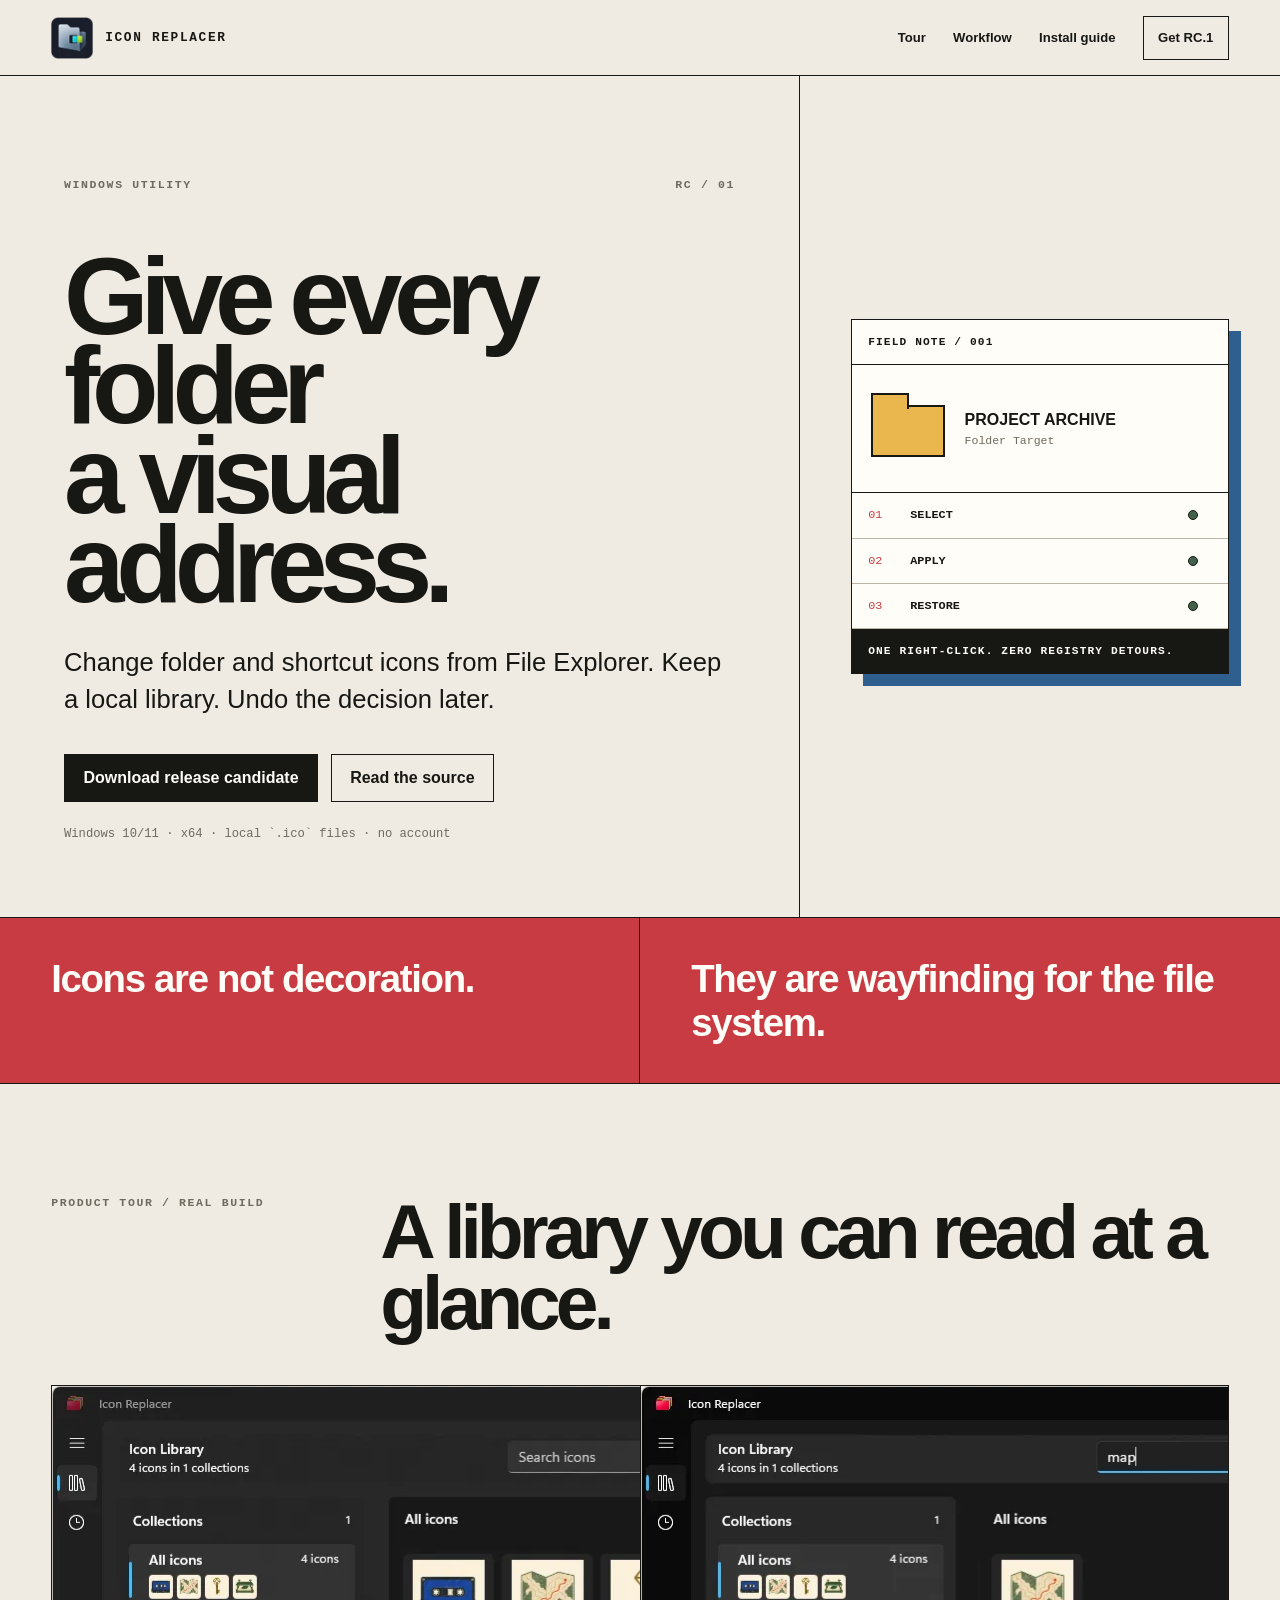
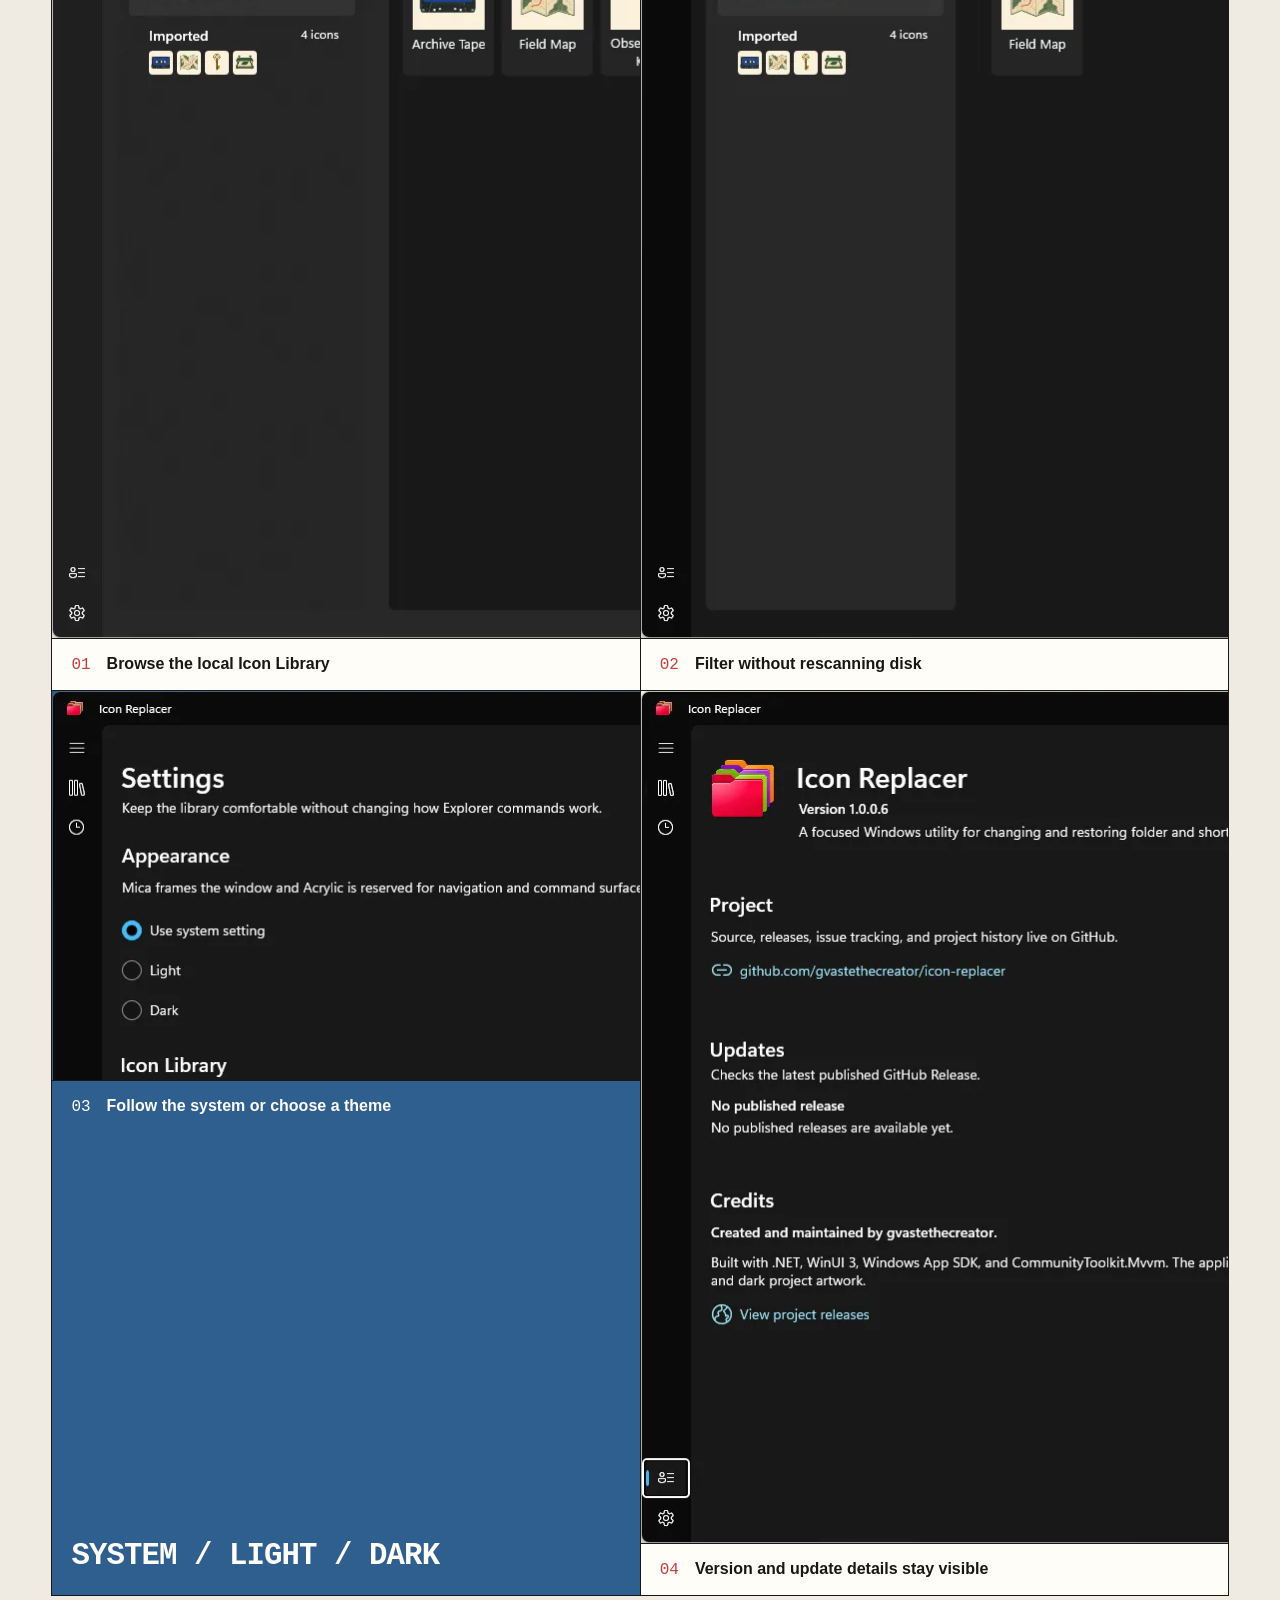
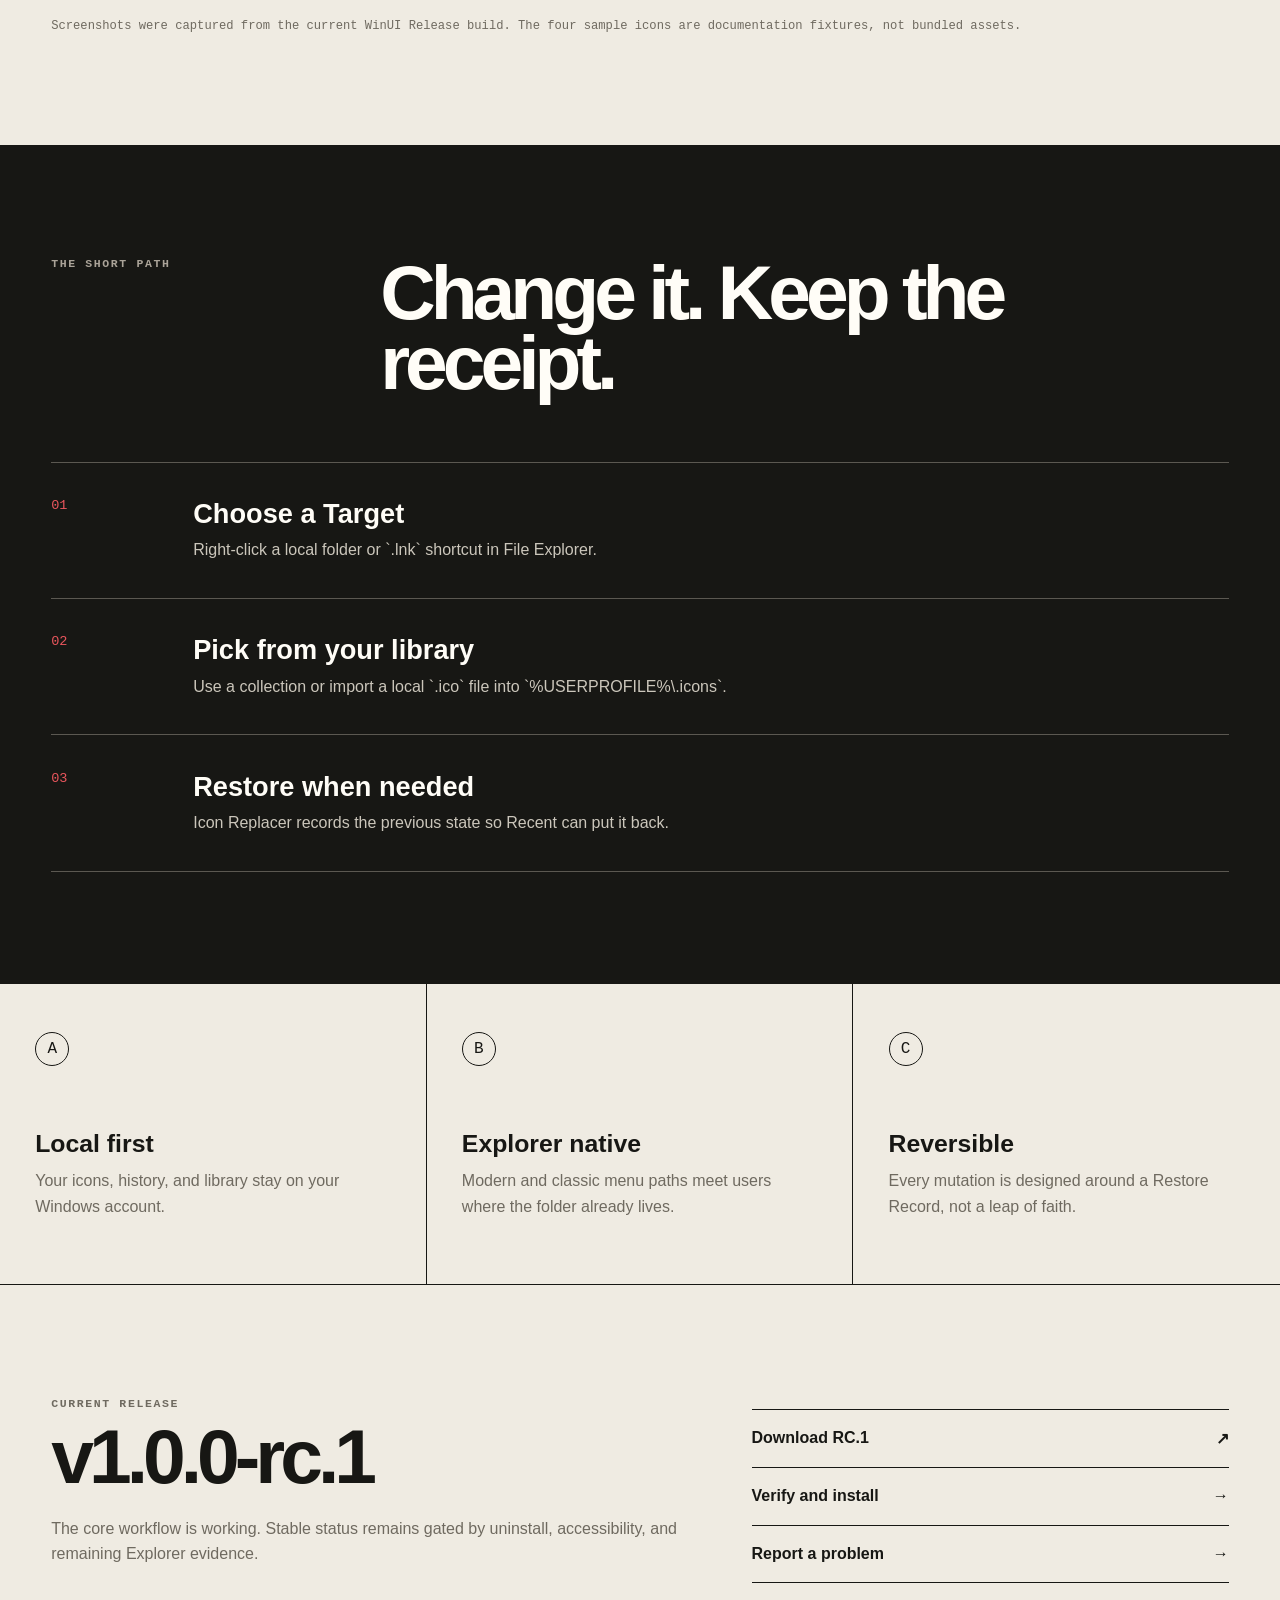
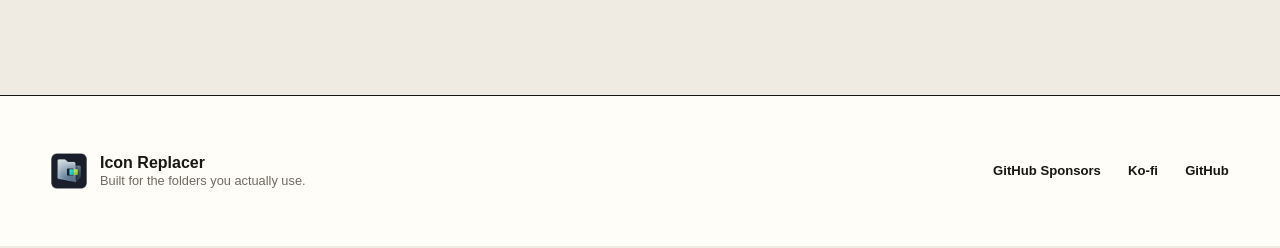
<file: docs/index.html>
<!doctype html>
<html lang="en">
  <head>
    <meta charset="utf-8" />
    <meta name="viewport" content="width=device-width, initial-scale=1" />
    <meta name="theme-color" content="#efebe2" />
    <meta
      name="description"
      content="Icon Replacer is a local-first Windows utility for changing and restoring folder and shortcut icons."
    />
    <title>Icon Replacer — Give folders a visual address</title>
    <link rel="icon" href="assets/app-icon.webp" />
    <link rel="stylesheet" href="site.css" />
  </head>
  <body>
    <a class="skip-link" href="#main">Skip to content</a>

    <header class="site-header">
      <a class="brand" href="#top" aria-label="Icon Replacer home">
        <img src="assets/app-icon.webp" alt="" width="42" height="42" />
        <span>ICON REPLACER</span>
      </a>
      <nav aria-label="Primary navigation">
        <a href="#tour">Tour</a>
        <a href="#workflow">Workflow</a>
        <a href="https://github.com/gvastethecreator/icon-replacer/blob/main/docs/operations/RELEASE.md">Install guide</a>
        <a class="nav-download" href="https://github.com/gvastethecreator/icon-replacer/releases/tag/v1.0.0-rc.1">Get RC.1</a>
      </nav>
    </header>

    <main id="main">
      <section class="hero" id="top">
        <div class="hero-copy">
          <p class="eyebrow"><span>WINDOWS UTILITY</span><span>RC / 01</span></p>
          <h1>Give every folder<br />a visual address.</h1>
          <p class="hero-lede">
            Change folder and shortcut icons from File Explorer. Keep a local library. Undo the decision later.
          </p>
          <div class="hero-actions">
            <a class="button primary" href="https://github.com/gvastethecreator/icon-replacer/releases/tag/v1.0.0-rc.1">Download release candidate</a>
            <a class="button secondary" href="https://github.com/gvastethecreator/icon-replacer">Read the source</a>
          </div>
          <p class="hero-note">Windows 10/11 · x64 · local `.ico` files · no account</p>
        </div>

        <div class="route-card" aria-label="Icon change workflow illustration">
          <p class="card-index">FIELD NOTE / 001</p>
          <div class="route-object">
            <span class="folder-shape" aria-hidden="true"></span>
            <div>
              <strong>PROJECT ARCHIVE</strong>
              <span>Folder Target</span>
            </div>
          </div>
          <div class="route-line"><span>01</span><b>SELECT</b><i></i></div>
          <div class="route-line"><span>02</span><b>APPLY</b><i></i></div>
          <div class="route-line"><span>03</span><b>RESTORE</b><i></i></div>
          <p class="route-result">ONE RIGHT-CLICK. ZERO REGISTRY DETOURS.</p>
        </div>
      </section>

      <section class="statement" aria-label="Product statement">
        <p>Icons are not decoration.</p>
        <p>They are wayfinding for the file system.</p>
      </section>

      <section class="tour" id="tour">
        <div class="section-heading">
          <p>PRODUCT TOUR / REAL BUILD</p>
          <h2>A library you can read at a glance.</h2>
        </div>

        <div class="shot-grid">
          <figure class="shot shot-wide">
            <img src="assets/screenshots/icon-library.webp" alt="Icon Replacer library with four matte editorial icon examples" width="1346" height="853" loading="eager" />
            <figcaption><span>01</span><strong>Browse the local Icon Library</strong></figcaption>
          </figure>
          <figure class="shot">
            <img src="assets/screenshots/filtered-library.webp" alt="Icon Replacer search narrowed to a field map icon" width="1346" height="853" loading="eager" />
            <figcaption><span>02</span><strong>Filter without rescanning disk</strong></figcaption>
          </figure>
          <figure class="shot">
            <img src="assets/screenshots/settings-appearance.webp" alt="Icon Replacer appearance settings" width="1346" height="390" loading="eager" />
            <figcaption><span>03</span><strong>Follow the system or choose a theme</strong></figcaption>
          </figure>
          <figure class="shot shot-wide">
            <img src="assets/screenshots/about.webp" alt="Icon Replacer About page" width="1346" height="853" loading="eager" />
            <figcaption><span>04</span><strong>Version and update details stay visible</strong></figcaption>
          </figure>
        </div>
        <p class="tour-note">Screenshots were captured from the current WinUI Release build. The four sample icons are documentation fixtures, not bundled assets.</p>
      </section>

      <section class="workflow" id="workflow">
        <div class="section-heading inverse">
          <p>THE SHORT PATH</p>
          <h2>Change it. Keep the receipt.</h2>
        </div>
        <ol class="workflow-list">
          <li><span>01</span><div><h3>Choose a Target</h3><p>Right-click a local folder or `.lnk` shortcut in File Explorer.</p></div></li>
          <li><span>02</span><div><h3>Pick from your library</h3><p>Use a collection or import a local `.ico` file into `%USERPROFILE%\.icons`.</p></div></li>
          <li><span>03</span><div><h3>Restore when needed</h3><p>Icon Replacer records the previous state so Recent can put it back.</p></div></li>
        </ol>
      </section>

      <section class="principles">
        <article><span>A</span><h3>Local first</h3><p>Your icons, history, and library stay on your Windows account.</p></article>
        <article><span>B</span><h3>Explorer native</h3><p>Modern and classic menu paths meet users where the folder already lives.</p></article>
        <article><span>C</span><h3>Reversible</h3><p>Every mutation is designed around a Restore Record, not a leap of faith.</p></article>
      </section>

      <section class="release">
        <div>
          <p class="release-kicker">CURRENT RELEASE</p>
          <h2>v1.0.0-rc.1</h2>
          <p>The core workflow is working. Stable status remains gated by uninstall, accessibility, and remaining Explorer evidence.</p>
        </div>
        <div class="release-links">
          <a href="https://github.com/gvastethecreator/icon-replacer/releases/tag/v1.0.0-rc.1">Download RC.1 <span>↗</span></a>
          <a href="https://github.com/gvastethecreator/icon-replacer/blob/main/docs/operations/RELEASE.md">Verify and install <span>→</span></a>
          <a href="https://github.com/gvastethecreator/icon-replacer/issues">Report a problem <span>→</span></a>
        </div>
      </section>
    </main>

    <footer>
      <div>
        <img src="assets/app-icon.webp" alt="" width="36" height="36" />
        <strong>Icon Replacer</strong>
        <span>Built for the folders you actually use.</span>
      </div>
      <nav aria-label="Footer links">
        <a href="https://github.com/sponsors/gvastethecreator/">GitHub Sponsors</a>
        <a href="https://ko-fi.com/gvaste">Ko-fi</a>
        <a href="https://github.com/gvastethecreator/icon-replacer">GitHub</a>
      </nav>
    </footer>
  </body>
</html>
</file>
<file: docs/site.css>
:root {
  color-scheme: light;
  --canvas: #efebe2;
  --ink: #171714;
  --muted: #6f6a60;
  --line: #bcb5a8;
  --red: #c83b42;
  --blue: #2f5f8f;
  --green: #42614d;
  --white: #fffdf7;
  --folder: #e9b74d;
  --inverse-muted: #cbc6bb;
  --inverse-line: #5b5851;
  --inverse-label: #aaa398;
  --red-bright: #ea565d;
  font-family: "Segoe UI", Arial, sans-serif;
}

* {
  box-sizing: border-box;
}

html {
  scroll-behavior: smooth;
  scrollbar-color: var(--muted) var(--canvas);
  scrollbar-width: thin;
}

html::-webkit-scrollbar {
  width: 12px;
}

html::-webkit-scrollbar-track {
  background: var(--canvas);
}

html::-webkit-scrollbar-thumb {
  border: 3px solid var(--canvas);
  background: var(--muted);
}

body {
  margin: 0;
  background: var(--canvas);
  color: var(--ink);
}

a {
  color: inherit;
}

img {
  display: block;
  max-inline-size: 100%;
}

.skip-link {
  position: fixed;
  left: 1rem;
  top: -5rem;
  z-index: 20;
  padding: 0.75rem 1rem;
  background: var(--ink);
  color: var(--white);
}

.skip-link:focus {
  top: 1rem;
}

.site-header {
  position: relative;
  z-index: 4;
  display: flex;
  min-height: 76px;
  align-items: center;
  justify-content: space-between;
  border-bottom: 1px solid var(--ink);
  padding: 0 4vw;
}

.brand {
  display: flex;
  align-items: center;
  gap: 0.75rem;
  font-family: Consolas, monospace;
  font-size: 0.8rem;
  font-weight: 700;
  letter-spacing: 0.13em;
  text-decoration: none;
}

.brand img {
  width: 42px;
  height: 42px;
}

.site-header nav,
footer nav {
  display: flex;
  align-items: center;
  gap: 1.7rem;
}

.site-header nav a,
footer nav a {
  display: inline-flex;
  min-block-size: 44px;
  align-items: center;
  font-size: 0.82rem;
  font-weight: 700;
  text-decoration: none;
}

.site-header nav a:hover,
.site-header nav a:focus-visible,
footer nav a:hover,
footer nav a:focus-visible {
  text-decoration: underline;
  text-underline-offset: 4px;
}

.nav-download {
  border: 1px solid var(--ink);
  padding: 0.65rem 0.9rem;
}

.hero {
  display: grid;
  min-height: 690px;
  grid-template-columns: minmax(0, 1.25fr) minmax(320px, 0.75fr);
  border-bottom: 1px solid var(--ink);
}

.hero-copy {
  padding: clamp(4rem, 8vw, 7.5rem) 5vw 4rem;
  border-right: 1px solid var(--ink);
}

.eyebrow {
  display: flex;
  max-inline-size: 740px;
  justify-content: space-between;
  margin: 0 0 3.8rem;
  color: var(--muted);
  font-family: Consolas, monospace;
  font-size: 0.72rem;
  font-weight: 700;
  letter-spacing: 0.14em;
}

h1,
h2,
h3,
p {
  margin-top: 0;
}

h1 {
  max-inline-size: 930px;
  margin-bottom: 2.2rem;
  font-size: clamp(4rem, 8.5vw, 8.4rem);
  font-weight: 800;
  letter-spacing: -0.075em;
  line-height: 0.82;
}

.hero-lede {
  max-inline-size: 720px;
  margin-bottom: 2.2rem;
  font-size: clamp(1.2rem, 2vw, 1.65rem);
  line-height: 1.45;
}

.hero-actions {
  display: flex;
  flex-wrap: wrap;
  gap: 0.8rem;
  margin-bottom: 1.6rem;
}

.button {
  display: inline-flex;
  min-height: 48px;
  align-items: center;
  justify-content: center;
  border: 1px solid var(--ink);
  padding: 0.75rem 1.15rem;
  font-weight: 750;
  text-decoration: none;
}

.button.primary {
  background: var(--ink);
  color: var(--white);
}

.button:focus-visible {
  outline: 3px solid var(--red);
  outline-offset: 3px;
}

.hero-note,
.tour-note {
  color: var(--muted);
  font-family: Consolas, monospace;
  font-size: 0.76rem;
}

.route-card {
  align-self: center;
  margin: 3rem clamp(1.2rem, 4vw, 4rem);
  border: 1px solid var(--ink);
  background: var(--white);
  box-shadow: 12px 12px 0 var(--blue);
}

.card-index,
.route-result {
  margin: 0;
  padding: 1rem;
  font-family: Consolas, monospace;
  font-size: 0.7rem;
  font-weight: 700;
  letter-spacing: 0.1em;
}

.card-index {
  border-bottom: 1px solid var(--ink);
}

.route-object {
  display: flex;
  align-items: center;
  gap: 1.2rem;
  padding: 2.2rem 1.2rem;
  border-bottom: 1px solid var(--ink);
}

.route-object strong,
.route-object span {
  display: block;
}

.route-object span {
  margin-top: 0.3rem;
  color: var(--muted);
  font-family: Consolas, monospace;
  font-size: 0.72rem;
}

.folder-shape {
  position: relative;
  width: 74px;
  height: 52px;
  flex: 0 0 auto;
  border: 2px solid var(--ink);
  background: var(--folder);
}

.folder-shape::before {
  position: absolute;
  top: -14px;
  left: -2px;
  width: 34px;
  height: 14px;
  border: 2px solid var(--ink);
  border-bottom: 0;
  background: var(--folder);
  content: "";
}

.route-line {
  display: grid;
  grid-template-columns: 42px 1fr 24px;
  align-items: center;
  border-bottom: 1px solid var(--line);
  padding: 0.95rem 1rem;
  font-family: Consolas, monospace;
  font-size: 0.74rem;
}

.route-line span {
  color: var(--red);
}

.route-line i {
  width: 10px;
  height: 10px;
  border: 1px solid var(--ink);
  border-radius: 50%;
  background: var(--green);
}

.route-result {
  background: var(--ink);
  color: var(--white);
}

.statement {
  display: grid;
  grid-template-columns: 1fr 1fr;
  border-bottom: 1px solid var(--ink);
  background: var(--red);
  color: var(--white);
  font-size: clamp(1.4rem, 3vw, 3rem);
  font-weight: 800;
  letter-spacing: -0.035em;
}

.statement p {
  margin: 0;
  padding: 2.4rem 4vw;
}

.statement p:first-child {
  border-right: 1px solid var(--ink);
}

.tour {
  padding: 7rem 4vw;
}

.section-heading {
  display: grid;
  grid-template-columns: minmax(180px, 0.35fr) 1fr;
  gap: 2rem;
  align-items: start;
  margin-bottom: 3rem;
}

.section-heading > p,
.release-kicker {
  color: var(--muted);
  font-family: Consolas, monospace;
  font-size: 0.72rem;
  font-weight: 700;
  letter-spacing: 0.14em;
}

.section-heading h2,
.release h2 {
  max-inline-size: 900px;
  margin-bottom: 0;
  font-size: clamp(2.8rem, 6vw, 6rem);
  letter-spacing: -0.065em;
  line-height: 0.92;
}

.shot-grid {
  display: grid;
  grid-template-columns: 1fr 1fr;
  border-top: 1px solid var(--ink);
  border-left: 1px solid var(--ink);
}

.shot {
  display: flex;
  flex-direction: column;
  margin: 0;
  border-right: 1px solid var(--ink);
  border-bottom: 1px solid var(--ink);
  background: var(--white);
}

.shot img {
  width: 100%;
  aspect-ratio: 1346 / 853;
  border-bottom: 1px solid var(--ink);
  object-fit: cover;
  object-position: top left;
}

.shot:nth-child(3) img {
  aspect-ratio: 1346 / 390;
}

.shot:nth-child(3) {
  background: var(--blue);
  color: var(--white);
}

.shot:nth-child(3) figcaption span {
  color: var(--white);
}

.shot:nth-child(3)::after {
  display: flex;
  min-height: 140px;
  flex: 1;
  align-items: flex-end;
  padding: 1.4rem 1.2rem;
  content: "SYSTEM / LIGHT / DARK";
  font-family: Consolas, monospace;
  font-size: clamp(1.1rem, 2.4vw, 2.2rem);
  font-weight: 700;
  letter-spacing: -0.03em;
}

.shot figcaption {
  display: flex;
  gap: 1rem;
  align-items: baseline;
  padding: 1rem 1.2rem;
}

.shot figcaption span {
  color: var(--red);
  font-family: Consolas, monospace;
}

.tour-note {
  margin: 1.4rem 0 0;
}

.workflow {
  padding: 7rem 4vw;
  background: var(--ink);
  color: var(--white);
}

.section-heading.inverse > p {
  color: var(--inverse-label);
}

.workflow-list {
  margin: 4rem 0 0;
  padding: 0;
  border-top: 1px solid var(--inverse-line);
  list-style: none;
}

.workflow-list li {
  display: grid;
  grid-template-columns: 110px 1fr;
  gap: 2rem;
  padding: 2.2rem 0;
  border-bottom: 1px solid var(--inverse-line);
}

.workflow-list li > span {
  color: var(--red-bright);
  font-family: Consolas, monospace;
  font-size: 0.85rem;
}

.workflow-list h3 {
  margin-bottom: 0.45rem;
  font-size: 1.7rem;
}

.workflow-list p {
  max-inline-size: 680px;
  margin-bottom: 0;
  color: var(--inverse-muted);
  line-height: 1.6;
}

.principles {
  display: grid;
  grid-template-columns: repeat(3, 1fr);
  border-bottom: 1px solid var(--ink);
}

.principles article {
  min-height: 300px;
  padding: 3rem 2.2rem;
  border-right: 1px solid var(--ink);
}

.principles article:last-child {
  border-right: 0;
}

.principles article > span {
  display: inline-flex;
  width: 34px;
  height: 34px;
  align-items: center;
  justify-content: center;
  margin-bottom: 4rem;
  border: 1px solid var(--ink);
  border-radius: 50%;
  font-family: Consolas, monospace;
}

.principles h3 {
  margin-bottom: 0.65rem;
  font-size: 1.55rem;
}

.principles p {
  max-inline-size: 420px;
  margin-bottom: 0;
  color: var(--muted);
  line-height: 1.6;
}

.release {
  display: grid;
  grid-template-columns: 1fr 0.75fr;
  gap: 4rem;
  padding: 7rem 4vw;
  border-bottom: 1px solid var(--ink);
}

.release > div:first-child > p:last-child {
  max-inline-size: 720px;
  margin-top: 1.5rem;
  color: var(--muted);
  line-height: 1.6;
}

.release-links {
  align-self: end;
  border-top: 1px solid var(--ink);
}

.release-links a {
  display: flex;
  justify-content: space-between;
  border-bottom: 1px solid var(--ink);
  padding: 1.2rem 0;
  font-weight: 750;
  text-decoration: none;
}

.release-links a:hover,
.release-links a:focus-visible {
  color: var(--red);
}

footer {
  display: flex;
  min-height: 150px;
  align-items: center;
  justify-content: space-between;
  padding: 2rem 4vw;
  background: var(--white);
}

footer > div {
  display: grid;
  grid-template-columns: auto 1fr;
  column-gap: 0.8rem;
  align-items: center;
}

footer > div span {
  grid-column: 2;
  color: var(--muted);
  font-size: 0.8rem;
}

  footer img {
    grid-row: 1 / 3;
  }

@media (hover: hover) and (pointer: fine) {
  .button:hover {
    transform: translate(-2px, -2px);
    box-shadow: 3px 3px 0 var(--red);
  }
}

@media (width <= 900px) {
  .site-header {
    min-height: 64px;
  }

  .site-header nav a:not(.nav-download) {
    display: none;
  }

  .hero {
    grid-template-columns: 1fr;
  }

  .hero-copy {
    border-right: 0;
    border-bottom: 1px solid var(--ink);
  }

  h1 {
    font-size: clamp(3.5rem, 15vw, 6rem);
  }

  .statement,
  .section-heading,
  .release {
    grid-template-columns: 1fr;
  }

  .statement p:first-child {
    border-right: 0;
    border-bottom: 1px solid var(--ink);
  }

  .principles {
    grid-template-columns: 1fr;
  }

  .principles article {
    min-height: auto;
    border-right: 0;
    border-bottom: 1px solid var(--ink);
  }

  .principles article:last-child {
    border-bottom: 0;
  }

  .principles article > span {
    margin-bottom: 2.5rem;
  }
}

@media (width <= 680px) {
  .brand span {
    display: none;
  }

  .nav-download {
    padding: 0.55rem 0.75rem;
  }

  .hero-copy,
  .tour,
  .workflow,
  .release {
    padding-right: 1.2rem;
    padding-left: 1.2rem;
  }

  .eyebrow {
    margin-bottom: 2.5rem;
  }

  .route-card {
    margin: 2.2rem 1.2rem 2.8rem;
    box-shadow: 7px 7px 0 var(--blue);
  }

  .shot-grid {
    grid-template-columns: 1fr;
  }

  .workflow-list li {
    grid-template-columns: 56px 1fr;
    gap: 0.8rem;
  }

  footer {
    align-items: flex-start;
    flex-direction: column;
    gap: 2rem;
  }

  footer nav {
    flex-wrap: wrap;
    gap: 1rem;
  }
}

@media (prefers-reduced-motion: reduce) {
  html {
    scroll-behavior: auto;
  }

  .button:hover {
    transform: none;
  }
}
</file>
